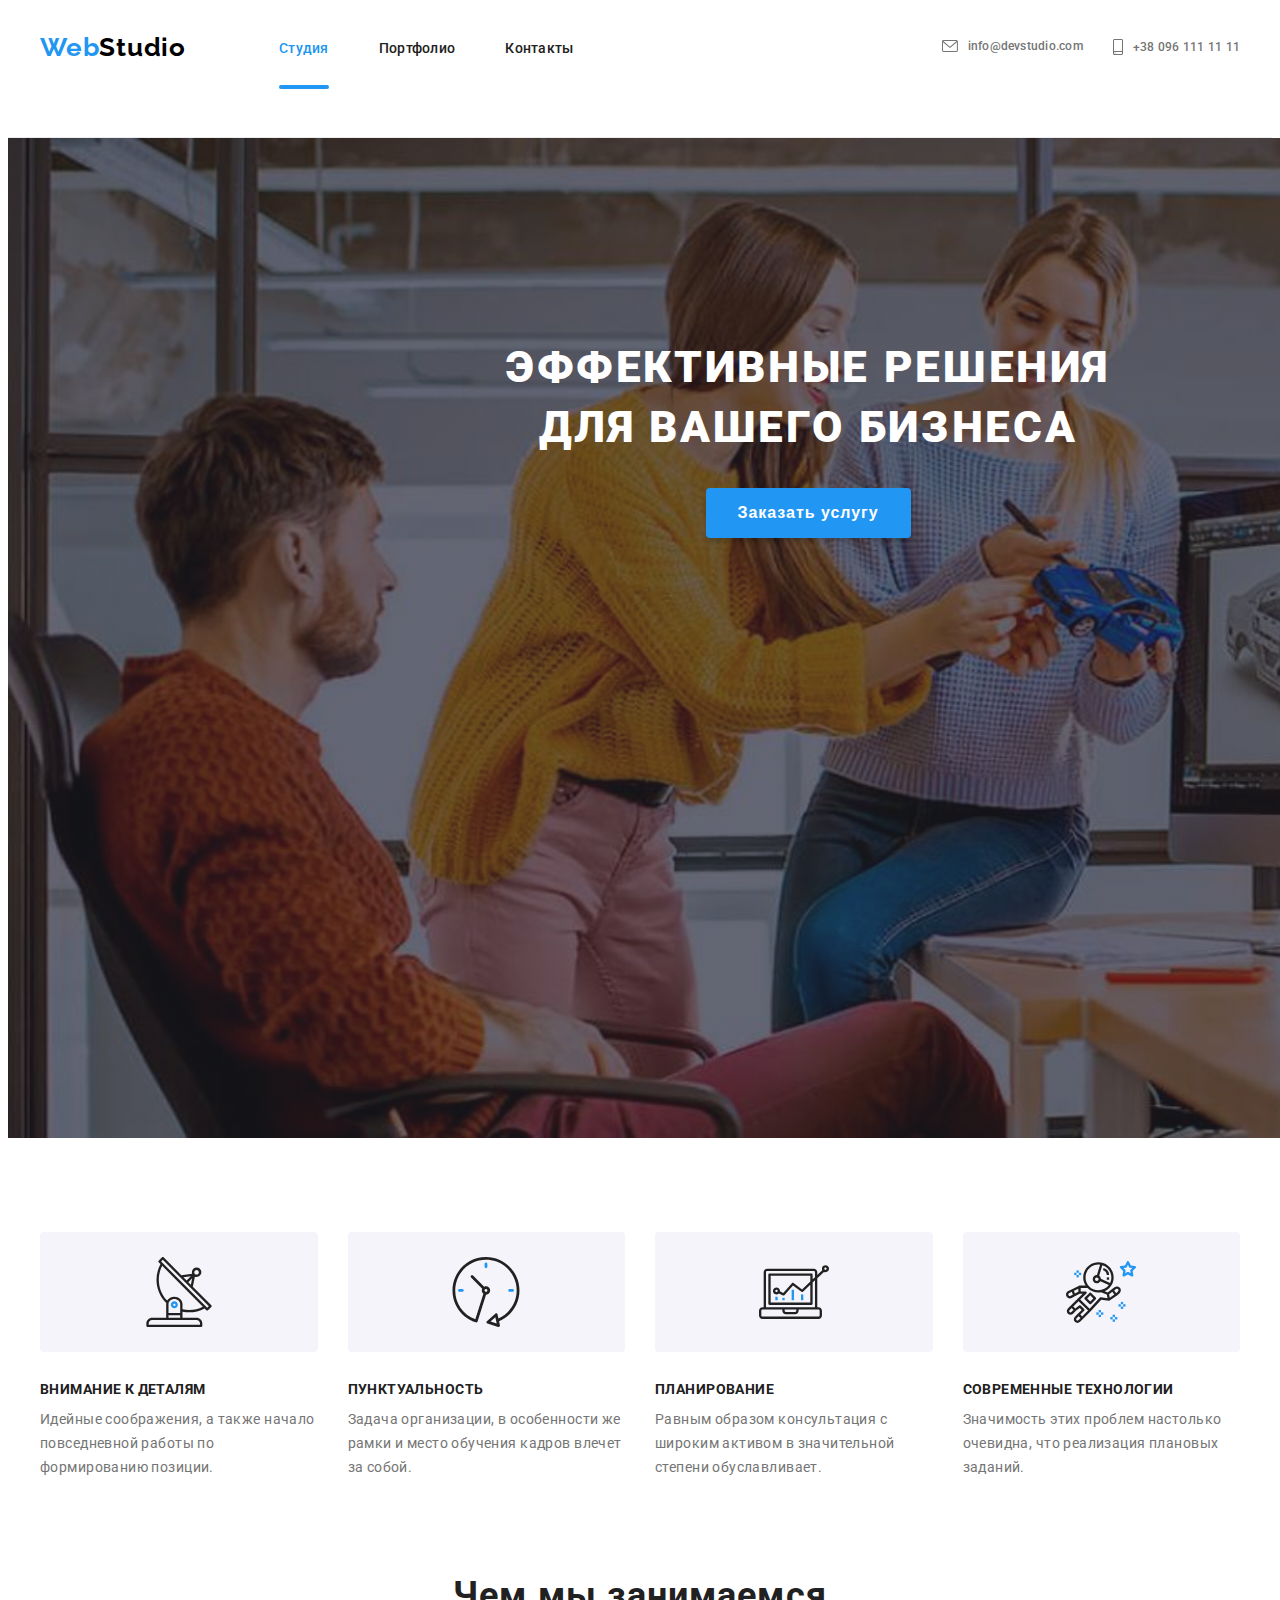
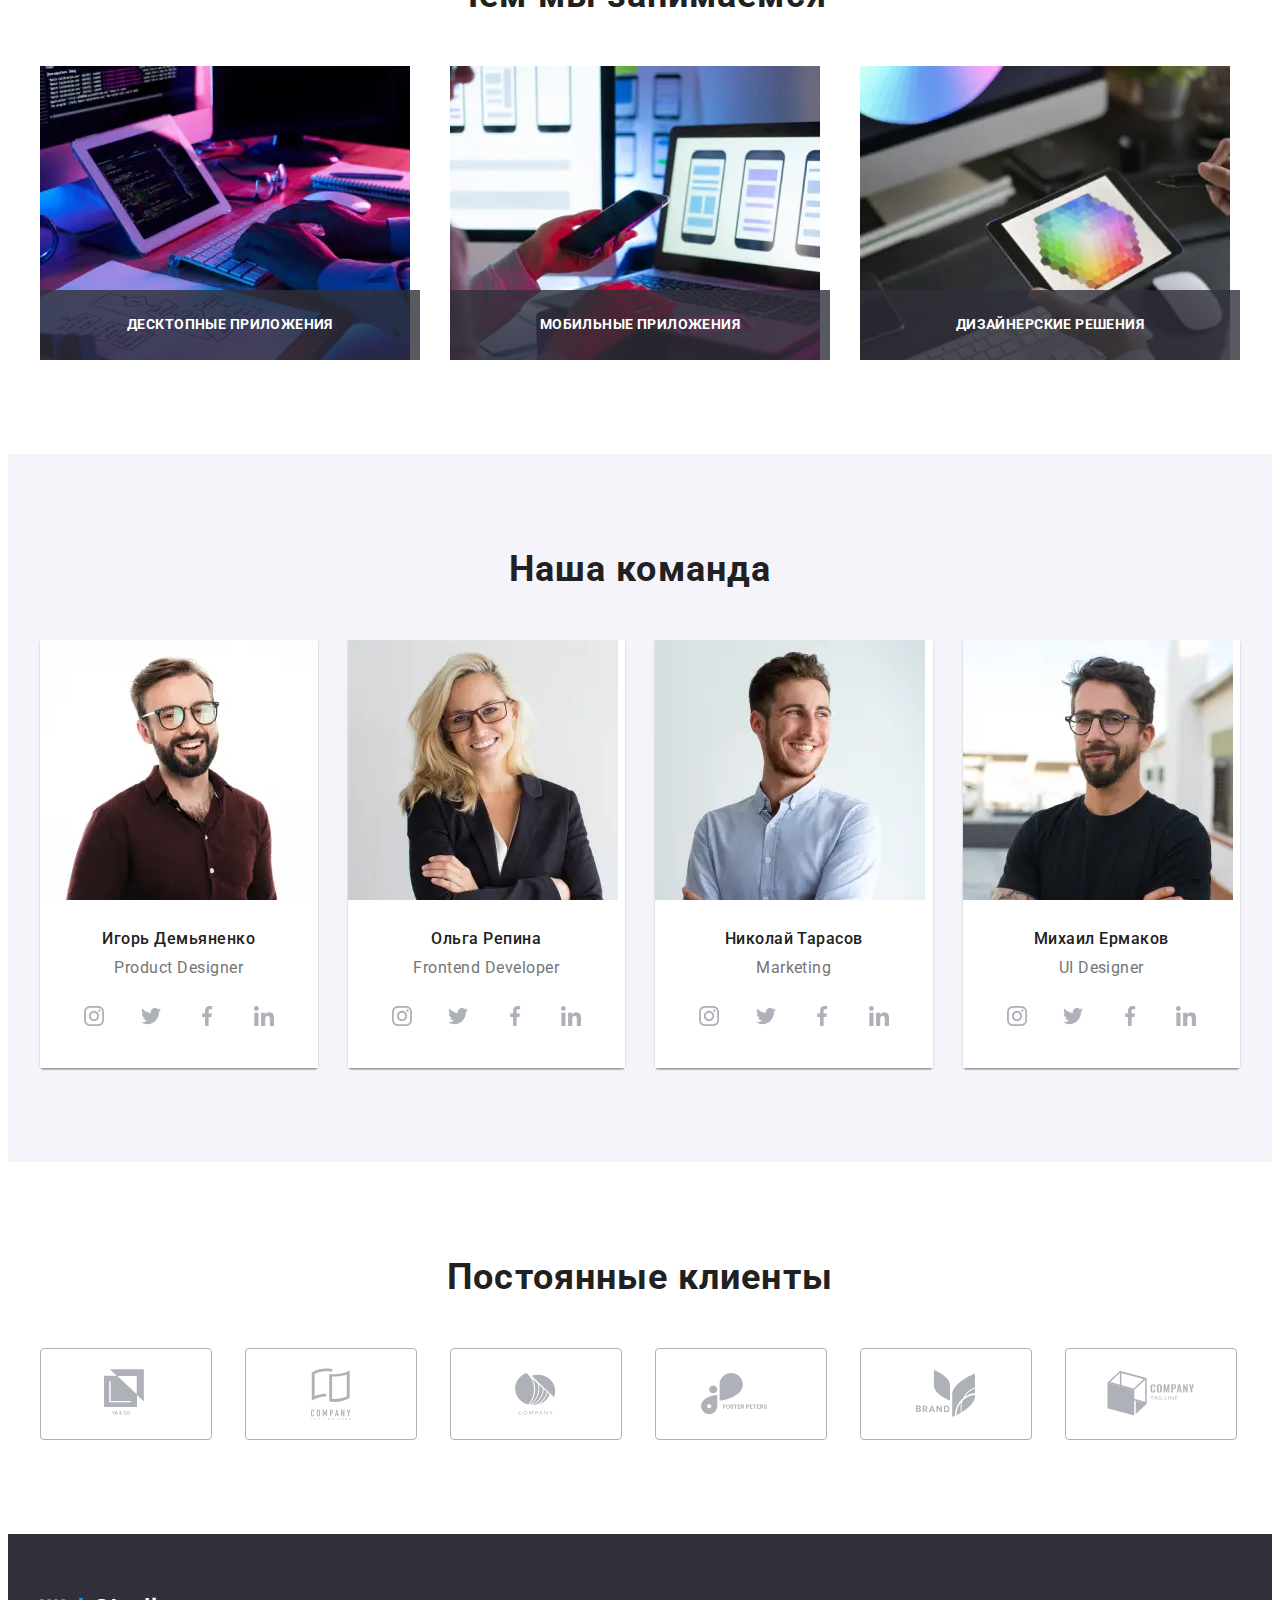
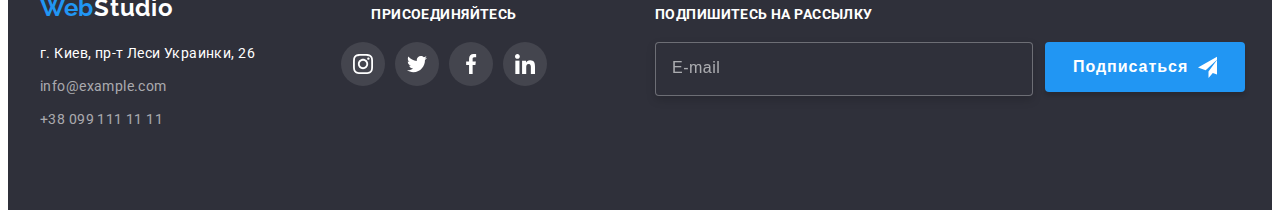
<file: index.html>
<!DOCTYPE html>
<html lang="ru">
<head>
    <meta charset="UTF-8">
    <meta http-equiv="X-UA-Compatible" content="IE=edge">
    <meta name="viewport" content="width=device-width, initial-scale=1.0">
    <title>Студия</title>
    <link rel="preconnect" href="https://fonts.gstatic.com">
    <link href="https://fonts.googleapis.com/css2?family=Raleway:wght@700&family=Roboto:wght@400;500;700;900&display=swap"
        rel="stylesheet">
    <link rel="stylesheet" href="https://cdnjs.cloudflare.com/ajax/libs/modern-normalize/1.0.0/modern-normalize.min.css"
        integrity="sha512-ISS7cAi1PEhQ8jnbJpJZMd29NlhNj4AWYyLOSp2CE/CsHxTCu+r+t0D2yoJudVrd0/8fTVPUVDzY5Tvli75u/g=="
        crossorigin="anonymous" />
    <link rel="stylesheet" href="./css/main.min.css">
</head>
<body>
    <header class="header">
        <div class="container">
            <nav class="navigation">
                <a class="logo link" href="./index.html" lang="en">Web<span class="logo_black">Studio</span></a>
                <ul class="navigation-list list">
                    <li class="navigation__item current-link">
                        <a class="navigation__link link current" href="./index.html">Студия</a>
                    </li>
                    <li class="navigation__item">
                        <a class="navigation__link link" href="./portfolio.html">Портфолио</a>
                    </li>
                    <li class="navigation__item">
                        <a class="navigation__link link" href="">Контакты</a>
                    </li>
                </ul>
            </nav>
            <ul class="contact-list list">
                <li class="contact-list__item">
                    <a class="contact-list__link link" href="mailto:info@devstudio.com">
                        <svg class="contact-list__icon" width="16" height="12">
                            <use href="./images/icons.svg#icon-envelope"></use>
                        </svg>
                        info@devstudio.com
                    </a>
                </li>
                <li class="contact-list__item">
                    <a class="contact-list__link link" href="tel:+380961111111">
                        <svg class="contact-list__icon" width="10" height="16">
                            <use href="./images/icons.svg#icon-smartphone"></use>
                        </svg>
                        +38 096 111 11 11</a>
                </li>
            </ul>
            <button type="button" class="burger-btn" data-menu-button>
                <svg class="burger__icon">
                    <use href="./images/icons.svg#icon-menu"></use>
                </svg>
            </button>
        </div>
        <div class="mobile-menu" data-menu>
            <button type="button" class="mobile-menu__close-btn" data-menu-close>
                <svg class="mobile-menu__close-icon">
                    <use href="./images/icons.svg#icon-close"></use>
                </svg>
            </button>
            <ul class="mobile-menu-list list">
                <li class="mobile-menu__item">
                    <a href="./index.html" class="mobile-menu__link link">Студия</a>
                </li>
                <li class="mobile-menu__item">
                    <a href="./portfolio.html" class="mobile-menu__link link">Портфолио</a>
                </li>
                <li class="mobile-menu__item">
                    <a href="" class="mobile-menu__link link">Контакты</a>
                </li>
            </ul>
            <ul class="mobile-contact-list list">
                <li class="mobile-contact-list__item">
                    <a class="mobile-contact-list__tel-link link" href="tel:+380961111111">+38 096 111 11 11</a>
                </li>
                <li class="mobile-contact-list__item">
                    <a class="mobile-contact-list__mail-link link" href="mailto:info@devstudio.com">info@devstudio.com</a>
                </li>
            </ul>
            <ul class="mobile-social-list list">
                <li class="mobile-social-list__item">
                    <a class="mobile-social-list__link link" href="#">Instagram</a>
                </li>
                <li class="mobile-social-list__item">
                    <a class="mobile-social-list__link link" href="#">Twitter</a>
                </li>
                <li class="mobile-social-list__item">
                    <a class="mobile-social-list__link link" href="#">Facebook</a>
                </li>
                <li class="mobile-social-list__item">
                    <a class="mobile-social-list__link link" href="#">LinkedIn</a>
                </li>
            </ul>
        </div>
    </header>
    <main>
        <!-- Hero -->
        <section class="hero">
            <div class="container">
                <h1 class="hero__title">Эффективные решения для вашего бизнеса</h1>
                <button class="modal__btn" type="button" data-modal-open>Заказать услугу</button>
            </div>
        </section>
        <!-- Описание -->
        <section class="description">
            <div class="container">
                <h2 class="visually-hidden">Описание</h2>
                <ul class="description-list list">
                    <li class="description-list__item">
                        <div class="container-icon">
                            <svg class="description-list__icon" width="70" height="70">
                                <use href="./images/icons.svg#icon-antenna"></use>
                            </svg>
                        </div>
                        <h3 class="description-list__title">Внимание к деталям</h3>
                        <p class="description-list__text">Идейные соображения, а также начало повседневной работы по формированию позиции.</p>
                    </li>
                    <li class="description-list__item">
                        <div class="container-icon">
                            <svg class="description-list__icon" width="70" height="70">
                                <use href="./images/icons.svg#icon-clock"></use>
                            </svg>
                        </div>
                        <h3 class="description-list__title">Пунктуальность</h3>
                        <p class="description-list__text">Задача организации, в особенности же рамки и место обучения кадров влечет за собой.
                        </p>
                    </li>
                    <li class="description-list__item">
                        <div class="container-icon">
                            <svg class="description-list__icon" width="70" height="70">
                                <use href="./images/icons.svg#icon-diagram"></use>
                            </svg>
                        </div>
                        <h3 class="description-list__title">Планирование</h3>
                        <p class="description-list__text">Равным образом консультация с широким активом в значительной степени обуславливает.
                        </p>
                    </li>
                    <li class="description-list__item">
                        <div class="container-icon">
                            <svg class="description-list__icon" width="70" height="70">
                                <use href="./images/icons.svg#icon-astronaut"></use>
                            </svg>
                        </div>
                        <h3 class="description-list__title">Современные технологии</h3>
                        <p class="description-list__text">Значимость этих проблем настолько очевидна, что реализация плановых заданий.</p>
                    </li>
                </ul>
            </div>
        </section>
        <!-- Галерея -->
        <section class="gallery">
            <div class="container">
                <h2 class="title">Чем мы занимаемся</h2>
                <ul class="gallery-list list">
                    <li class="gallery-list__item">
                        <div class="gallery-list-overlay">
                            <picture>
                                <source srcset="./images/box-1.webp 1x, ./images/box-1@2x.webp 2x"
                                    media="(min-width: 1200px)"
                                    type="image/webp">
                                <source srcset="./images/box-1.jpg 1x, ./images/box-1@2x.jpg 2x" 
                                    media="(min-width: 1200px)">
                                <img class="gallery-list__img" src="./images/box-1.jpg" alt="набор кода">
                            </picture>
                            <h3 class="gallery-list__title">Десктопные приложения</h3>
                        </div>
                    </li>
                    <li class="gallery-list__item">
                        <div class="gallery-list-overlay">
                            <picture>
                                <source srcset="./images/box-2.webp 1x, ./images/box-2@2x.webp 2x" media="(min-width: 1200px)" type="image/webp">
                                <source srcset="./images/box-2.jpg 1x, ./images/box-2@2x.jpg 2x" media="(min-width: 1200px)">
                                <img class="gallery-list__img" src="./images/box-2.jpg" alt="настройка смартфона">
                            </picture>
                            <h3 class="gallery-list__title">Мобильные приложения</h3>
                        </div>
                    </li>
                    <li class="gallery-list__item">
                        <div class="gallery-list-overlay">
                            <picture>
                                <source srcset="./images/box-3.webp 1x, ./images/box-3@2x.webp 2x" media="(min-width: 1200px)" type="image/webp">
                                <source srcset="./images/box-3.jpg 1x, ./images/box-3@2x.jpg 2x" media="(min-width: 1200px)">
                                <img class="gallery-list__img" src="./images/box-3.jpg" alt="выбор цвета">
                            </picture>
                            <h3 class="gallery-list__title">Дизайнерские решения</h3>
                        </div>
                    </li>
                </ul>
            </div>
        </section>
        <!-- Наша команда -->
        <section class="ourteam">
            <div class="container">
                <h2 class="title">Наша команда</h2>
                <ul class="ourteam-list list">
                    <li class="ourteam-list__item">
                        <picture>
                            <source 
                                srcset="./images/product_designer.webp 1x, ./images/product_designer@2x.webp 2x"  
                                media="(min-width: 1200px)" type="image/webp">
                            <source 
                                srcset="./images/product_designer.jpg 1x, ./images/product_designer@2x.jpg 2x" 
                                media="(min-width: 1200px)">
                            <source 
                                srcset="./images/tablet/main/product_designer.webp 1x, ./images/tablet/main/product_designer@2x.webp 2x"  
                                media="(min-width: 768px)" type="image/webp">
                            <source 
                                srcset="./images/tablet/main/product_designer.jpg 1x, ./images/tablet/main/product_designer@2x.jpg 2x" 
                                media="(min-width: 768px)">
                            <source srcset="./images/mobile/main/product_designer.webp 1x, ./images/mobile/main/product_designer@2x.webp 2x"
                                media="(min-width: 480px)" type="image/webp">
                            <source srcset="./images/mobile/main/product_designer.jpg 1x, ./images/mobile/main/product_designer@2x.jpg 2x"
                                media="(min-width: 480px)">
                            <img class="ourteam-list__img" src="./images/mobile/main/product_designer.jpg" alt="дизайнер продукта">
                        </picture>
                        <div class="ourteam-list-content">
                            <h3 class="ourteam-list__title">Игорь Демьяненко</h3>
                            <p class="ourteam-list__text" lang="en">Product Designer</p>
                            <ul class="social-list list">
                                <li class="social-list__item">
                                    <a href="" class="social-list__link link">
                                        <svg class="social-list__icon" width="20" height="20">
                                            <use href="./images/icons.svg#icon-instagram"></use>
                                        </svg>    
                                    </a>
                                </li>
                                <li class="social-list__item">
                                    <a href="" class="social-list__link link">
                                        <svg class="social-list__icon" width="20" height="20">
                                            <use href="./images/icons.svg#icon-twitter"></use>
                                        </svg>    
                                    </a>
                                </li>
                                <li class="social-list__item">
                                    <a href="" class="social-list__link link">
                                        <svg class="social-list__icon" width="20" height="20">
                                            <use href="./images/icons.svg#icon-facebook"></use>
                                        </svg>    
                                    </a>
                                </li>
                                <li class="social-list__item">
                                    <a href="" class="social-list__link link">
                                        <svg class="social-list__icon" width="20" height="20">
                                            <use href="./images/icons.svg#icon-linkedin"></use>
                                        </svg>    
                                    </a>
                                </li>
                            </ul>
                        </div>
                    </li>
                    <li class="ourteam-list__item">
                        <picture>
                            <source srcset="./images/frontend_developer.webp 1x, ./images/frontend_developer@2x.webp 2x" media="(min-width: 1200px)"
                                type="image/webp">
                            <source srcset="./images/frontend_developer.jpg 1x, ./images/frontend_developer@2x.jpg 2x" media="(min-width: 1200px)">
                            <source srcset="./images/tablet/main/frontend_developer.webp 1x, ./images/tablet/main/frontend_developer@2x.webp 2x"
                                media="(min-width: 768px)" type="image/webp">
                            <source srcset="./images/tablet/main/frontend_developer.jpg 1x, ./images/tablet/main/frontend_developer@2x.jpg 2x"
                                media="(min-width: 768px)">
                            <source srcset="./images/mobile/main/frontend_developer.webp 1x, ./images/mobile/main/frontend_developer@2x.webp 2x"
                                media="(min-width: 480px)" type="image/webp">
                            <source srcset="./images/mobile/main/frontend_developer.jpg 1x, ./images/mobile/main/frontend_developer@2x.jpg 2x"
                                media="(min-width: 480px)">
                            <img class="ourteam-list__img" src="./images/mobile/main/frontend_developer.jpg" alt="фронтэнд разработчик">
                        </picture>
                        <div class="ourteam-list-content">
                            <h3 class="ourteam-list__title">Ольга Репина</h3>
                            <p class="ourteam-list__text" lang="en">Frontend Developer</p>
                            <ul class="social-list list">
                                <li class="social-list__item">
                                    <a href="" class="social-list__link link">
                                        <svg class="social-list__icon" width="20" height="20">
                                            <use href="./images/icons.svg#icon-instagram"></use>
                                        </svg>
                                    </a>
                                </li>
                                <li class="social-list__item">
                                    <a href="" class="social-list__link link">
                                        <svg class="social-list__icon" width="20" height="20">
                                            <use href="./images/icons.svg#icon-twitter"></use>
                                        </svg>
                                    </a>
                                </li>
                                <li class="social-list__item">
                                    <a href="" class="social-list__link link">
                                        <svg class="social-list__icon" width="20" height="20">
                                            <use href="./images/icons.svg#icon-facebook"></use>
                                        </svg>
                                    </a>
                                </li>
                                <li class="social-list__item">
                                    <a href="" class="social-list__link link">
                                        <svg class="social-list__icon" width="20" height="20">
                                            <use href="./images/icons.svg#icon-linkedin"></use>
                                        </svg>
                                    </a>
                                </li>
                            </ul>
                        </div>
                    </li>
                    <li class="ourteam-list__item">
                        <picture>
                            <source srcset="./images/marketing.webp 1x, ./images/marketing@2x.webp 2x" media="(min-width: 1200px)"
                                type="image/webp">
                            <source srcset="./images/marketing.jpg 1x, ./images/marketing@2x.jpg 2x" media="(min-width: 1200px)">
                            <source srcset="./images/tablet/main/marketing.webp 1x, ./images/tablet/main/marketing@2x.webp 2x"
                                media="(min-width: 768px)" type="image/webp">
                            <source srcset="./images/tablet/main/marketing.jpg 1x, ./images/tablet/main/marketing@2x.jpg 2x"
                                media="(min-width: 768px)">
                            <source srcset="./images/mobile/main/marketing.webp 1x, ./images/mobile/main/marketing@2x.webp 2x"
                                media="(min-width: 480px)" type="image/webp">
                            <source srcset="./images/mobile/main/marketing.jpg 1x, ./images/mobile/main/marketing@2x.jpg 2x"
                                media="(min-width: 480px)">
                            <img class="ourteam-list__img" src="./images/mobile/main/marketing.jpg" alt="маркетинг">
                        </picture>
                        <div class="ourteam-list-content">
                            <h3 class="ourteam-list__title">Николай Тарасов</h3>
                            <p class="ourteam-list__text" lang="en">Marketing</p>
                            <ul class="social-list list">
                                <li class="social-list__item">
                                    <a href="" class="social-list__link link">
                                        <svg class="social-list__icon" width="20" height="20">
                                            <use href="./images/icons.svg#icon-instagram"></use>
                                        </svg>
                                    </a>
                                </li>
                                <li class="social-list__item">
                                    <a href="" class="social-list__link link">
                                        <svg class="social-list__icon" width="20" height="20">
                                            <use href="./images/icons.svg#icon-twitter"></use>
                                        </svg>
                                    </a>
                                </li>
                                <li class="social-list__item">
                                    <a href="" class="social-list__link link">
                                        <svg class="social-list__icon" width="20" height="20">
                                            <use href="./images/icons.svg#icon-facebook"></use>
                                        </svg>
                                    </a>
                                </li>
                                <li class="social-list__item">
                                    <a href="" class="social-list__link link">
                                        <svg class="social-list__icon" width="20" height="20">
                                            <use href="./images/icons.svg#icon-linkedin"></use>
                                        </svg>
                                    </a>
                                </li>
                            </ul>
                        </div>
                    </li>
                    <li class="ourteam-list__item">
                        <picture>
                            <source srcset="./images/designer.webp 1x, ./images/designer@2x.webp 2x" media="(min-width: 1200px)"
                                type="image/webp">
                            <source srcset="./images/designer.jpg 1x, ./images/designer@2x.jpg 2x" media="(min-width: 1200px)">
                            <source srcset="./images/tablet/main/designer.webp 1x, ./images/tablet/main/designer@2x.webp 2x"
                                media="(min-width: 768px)" type="image/webp">
                            <source srcset="./images/tablet/main/designer.jpg 1x, ./images/tablet/main/designer@2x.jpg 2x"
                                media="(min-width: 768px)">
                            <source srcset="./images/mobile/main/designer.webp 1x, ./images/mobile/main/designer@2x.webp 2x"
                                media="(min-width: 480px)" type="image/webp">
                            <source srcset="./images/mobile/main/designer.jpg 1x, ./images/mobile/main/designer@2x.jpg 2x"
                                media="(min-width: 480px)">
                            <img class="ourteam-list__img" src="./images/mobile/main/designer.jpg" alt="дизайнер">
                        </picture>
                        <div class="ourteam-list-content">
                            <h3 class="ourteam-list__title">Михаил Ермаков</h3>
                            <p class="ourteam-list__text" lang="en">UI Designer</p>
                            <ul class="social-list list">
                                <li class="social-list__item">
                                    <a href="" class="social-list__link link">
                                        <svg class="social-list__icon" width="20" height="20">
                                            <use href="./images/icons.svg#icon-instagram"></use>
                                        </svg>
                                    </a>
                                </li>
                                <li class="social-list__item">
                                    <a href="" class="social-list__link link">
                                        <svg class="social-list__icon" width="20" height="20">
                                            <use href="./images/icons.svg#icon-twitter"></use>
                                        </svg>
                                    </a>
                                </li>
                                <li class="social-list__item">
                                    <a href="" class="social-list__link link">
                                        <svg class="social-list__icon" width="20" height="20">
                                            <use href="./images/icons.svg#icon-facebook"></use>
                                        </svg>
                                    </a>
                                </li>
                                <li class="social-list__item">
                                    <a href="" class="social-list__link link">
                                        <svg class="social-list__icon" width="20" height="20">
                                            <use href="./images/icons.svg#icon-linkedin"></use>
                                        </svg>
                                    </a>
                                </li>
                            </ul>
                        </div>
                    </li>
                </ul>
            </div>
        </section>
        <!--Клиенты-->
        <section class="clients">
            <div class="container">
                <h2 class="title">Постоянные клиенты</h2>
                <ul class="clients-list list">
                    <li class="clients-list__item">
                        <a href="" class="clients-list__link link" >
                            <svg class="clients-list__icon" width="44" height="49">
                                <use href="./images/icons.svg#icon-logo-1"></use>
                            </svg>
                        </a>
                    </li>
                    <li class="clients-list__item">
                        <a href="" class="clients-list__link link">
                            <svg class="clients-list__icon" width="40" height="52">
                                <use href="./images/icons.svg#icon-logo-2"></use>
                            </svg>
                        </a>
                    </li>
                    <li class="clients-list__item">
                        <a href="" class="clients-list__link link">
                            <svg class="clients-list__icon" width="41" height="42">
                                <use href="./images/icons.svg#icon-logo-3"></use>
                            </svg>
                        </a>
                    </li>
                    <li class="clients-list__item">
                        <a href="" class="clients-list__link link">
                            <svg class="clients-list__icon" width="79" height="42">
                                <use href="./images/icons.svg#icon-logo-4"></use>
                            </svg>
                        </a>
                    </li>
                    <li class="clients-list__item">
                        <a href="" class="clients-list__link link">
                            <svg class="clients-list__icon" width="59" height="47">
                                <use href="./images/icons.svg#icon-logo-5"></use>
                            </svg>
                        </a>
                    </li>
                    <li class="clients-list__item">
                        <a href="" class="clients-list__link link">
                            <svg class="clients-list__icon" width="88" height="45">
                                <use href="./images/icons.svg#icon-logo-6"></use>
                            </svg>
                        </a>
                    </li>
                </ul>
            </div>
        </section>
    </main>
    <!-- footer -->
    <footer class="footer">
        <div class="container">
            <div class="footer-address">
                <a class="logo link" href="./index.html" lang="en">Web<span class="logo_white">Studio</span></a>
                <address class="address">
                    <ul class="footer-list list">
                        <li class="footer-list__item">
                            <a class="footer-list__link footer-link-light link" href="https://goo.gl/maps/EHuErNrF32N7UsAx8" target="_blank"
                                rel="noopener noreferrer">г. Киев, пр-т Леси Украинки, 26</a>
                        </li>
                        <li class="footer-list__item">
                            <a class="footer-list__link footer-link-dark link" href="mailto:info@example.com">info@example.com</a>
                        </li>
                        <li class="footer-list__item">
                            <a class="footer-list__link footer-link-dark link" href="tel:+380991111111">+38 099 111 11 11</a>
                        </li>
                    </ul>
                </address>
            </div>
            <div class="footer-social">
                <p class="footer-social__title">Присоединяйтесь</p>
                <ul class="footer-social-list list">
                    <li class="footer-social-list__item">
                        <a href="" class="footer-social-list__link link">
                            <svg class="footer-social-list__icon" width="20" height="20">
                                <use href="./images/icons.svg#icon-instagram"></use>
                            </svg>
                        </a>
                    </li>
                    <li class="footer-social-list__item">
                        <a href="" class="footer-social-list__link link">
                            <svg class="footer-social-list__icon" width="20" height="20">
                                <use href="./images/icons.svg#icon-twitter"></use>
                            </svg>
                        </a>
                    </li>
                    <li class="footer-social-list__item">
                        <a href="" class="footer-social-list__link link">
                            <svg class="footer-social-list__icon" width="20" height="20">
                                <use href="./images/icons.svg#icon-facebook"></use>
                            </svg>
                        </a>
                    </li>
                    <li class="footer-social-list__item">
                        <a href="" class="footer-social-list__link link">
                            <svg class="footer-social-list__icon" width="20" height="20">
                                <use href="./images/icons.svg#icon-linkedin"></use>
                            </svg>
                        </a>
                    </li>
                </ul>
            </div>
            <div class="footer-email-input">
                <p class="footer-email__text">Подпишитесь на рассылку</p>
                <form class="footer-form">
                    <div class="footer-form-container">
                        <label class="footer-form-field">
                            <input type="email" name="footer-email" class="footer-form__input" placeholder="E-mail">
                        </label>
                        <button type="submit" class="footer-form__btn"><span class="footer-form__btn-text">Подписаться</span>
                            <svg class="footer-form__icon">
                                <use href="./images/icons.svg#icon-send" width="24" height="24"></use>
                            </svg>
                        </button>
                    </div>
                </form>
            </div>
        </div>
    </footer>  
    <!-- Модальное окно -->
    <div class="backdrop is-hidden" data-modal>
        <div class="modal">
            <button type="button" class="modal__close-btn" data-modal-close>
                <svg class="modal__icon" width="18" height="18">
                    <use href="./images/icons.svg#icon-close"></use>
                </svg>
            </button>
            <p class="modal__text">Оставьте свои данные, мы вам перезвоним</p>
            <form class="modal-form">
                <label class="modal-form-field">
                    Имя
                    <span class="modal-form__input-wrapper">
                        <input type="text" name="user-name" class="modal-form__input" required minlength="4">
                        <svg class="modal-form__icon">
                            <use href="./images/icons.svg#icon-person-black"></use>
                        </svg>
                    </span>
                </label>
                <label class="modal-form-field">
                    Телефон
                    <span class="modal-form__input-wrapper">
                        <input type="tel" name="user-tel" class="modal-form__input" required pattern="[0-9]{3}-[0-9]{3}-[0-9]{2}-[0-9]{2}"
                            title="000-000-00-00">
                        <svg class="modal-form__icon">
                            <use href="./images/icons.svg#icon-phone-black"></use>
                        </svg>
                    </span>
                </label>
                <label class="modal-form-field">
                    Почта
                    <span class="modal-form__input-wrapper">
                        <input type="email" name="user-email" class="modal-form__input" required>
                        <svg class="modal-form__icon">
                            <use href="./images/icons.svg#icon-email-black"></use>
                        </svg>
                    </span>
                </label>
                <label class="modal-form-field">
                    Комментарий
                    <textarea name="user-message" class="modal-form__message" placeholder="Введите текст"></textarea>
                </label>
                <input type="checkbox" id="user-term" name="user-term" class="modal-form__term visually-hidden">
                <label for="user-term" class="modal-form__check-desc">Соглашаюсь с рассылкой и принимаю&nbsp;<a href="#">Условия договора</a></label>
                <button type="submit" class="modal-form__btn">Отправить</button>
            </form>
        </div>
    </div>

    <script src="./js/modal-menu.js"></script>
    <script src="./js/modal.js"></script>
</body>
</html>
</file>
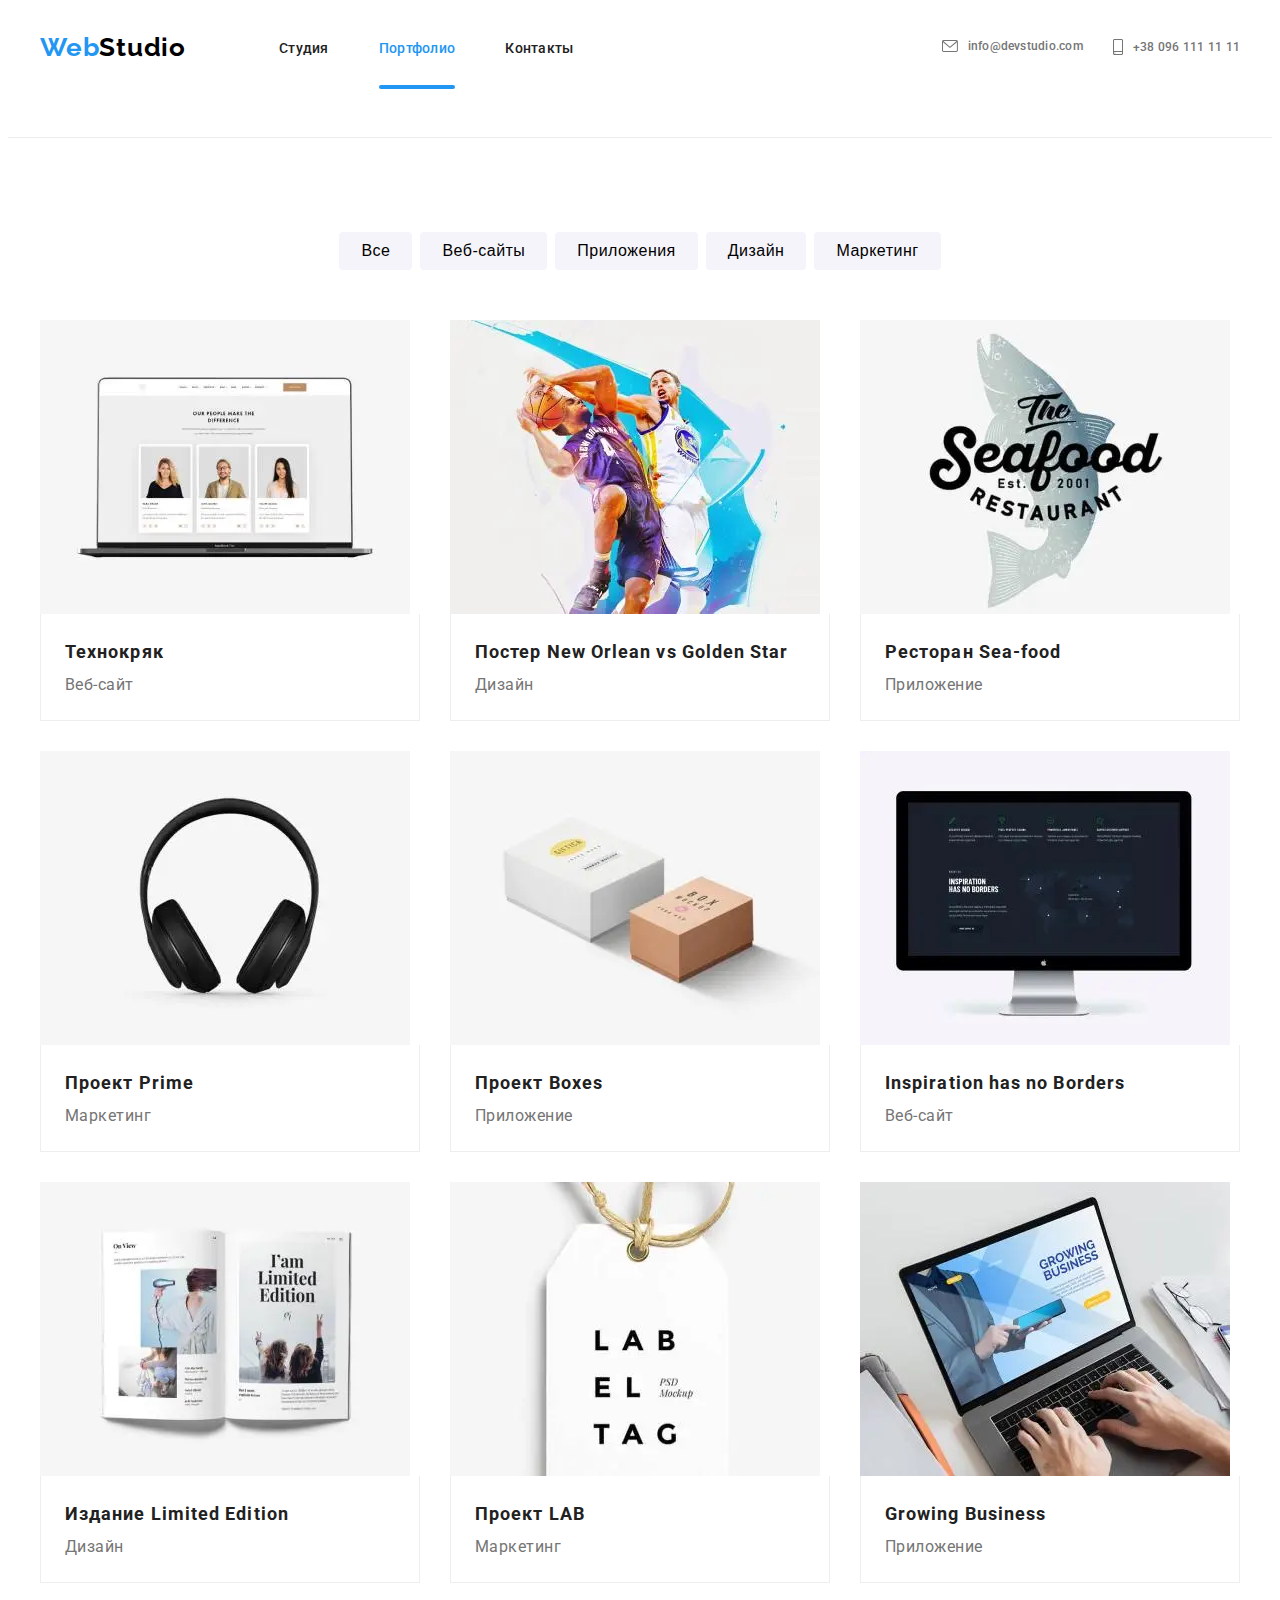
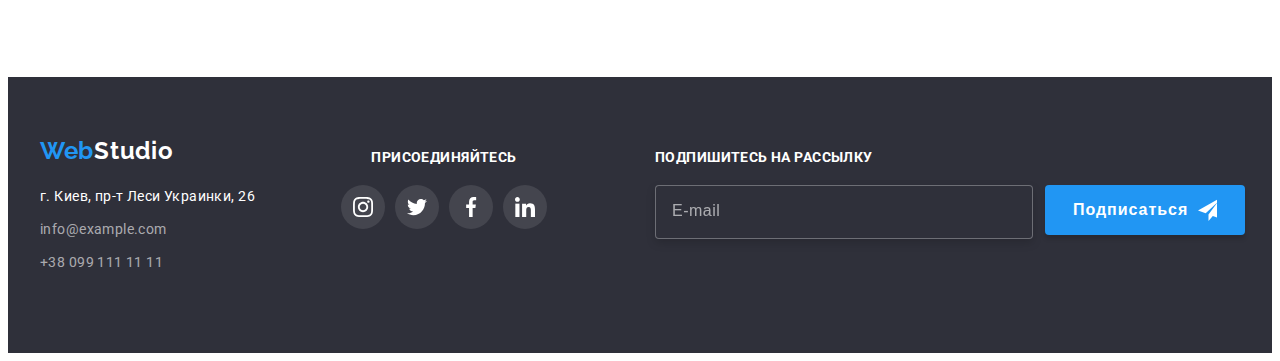
<file: portfolio.html>
<!DOCTYPE html>
<html lang="ru">
<head>
    <meta charset="UTF-8">
    <meta http-equiv="X-UA-Compatible" content="IE=edge">
    <meta name="viewport" content="width=device-width, initial-scale=1.0">
    <title>Портфолио</title>
    <link rel="preconnect" href="https://fonts.gstatic.com">
    <link
        href="https://fonts.googleapis.com/css2?family=Raleway:wght@700&family=Roboto:wght@400;500;700;900&display=swap"
        rel="stylesheet">
    <link rel="stylesheet" href="https://cdnjs.cloudflare.com/ajax/libs/modern-normalize/1.0.0/modern-normalize.min.css"
        integrity="sha512-ISS7cAi1PEhQ8jnbJpJZMd29NlhNj4AWYyLOSp2CE/CsHxTCu+r+t0D2yoJudVrd0/8fTVPUVDzY5Tvli75u/g=="
        crossorigin="anonymous" />
    <link rel="stylesheet" href="./css/portfolio.min.css">
</head>
<body>
    <header class="header">
        <div class="container">
            <nav class="navigation">
                <a class="logo link" href="./index.html" lang="en">Web<span class="logo_black">Studio</span></a>
                <ul class="navigation-list list">
                    <li class="navigation__item">
                        <a class="navigation__link link" href="./index.html">Студия</a>
                    </li>
                    <li class="navigation__item current-link">
                        <a class="navigation__link link current" href="./portfolio.html">Портфолио</a>
                    </li>
                    <li class="navigation__item">
                        <a class="navigation__link link" href="">Контакты</a>
                    </li>
                </ul>
            </nav>
            <ul class="contact-list list">
                <li class="contact-list__item">
                    <a class="contact-list__link link" href="mailto:info@devstudio.com">
                        <svg class="contact-list__icon" width="16" height="12">
                            <use href="./images/icons.svg#icon-envelope"></use>
                        </svg>
                        info@devstudio.com
                    </a>
                </li>
                <li class="contact-list__item">
                    <a class="contact-list__link link" href="tel:+380961111111">
                        <svg class="contact-list__icon" width="10" height="16">
                            <use href="./images/icons.svg#icon-smartphone"></use>
                        </svg>
                        +38 096 111 11 11</a>
                </li>
            </ul>
            <button type="button" class="burger-btn" data-menu-button>
                <svg class="burger__icon">
                    <use href="./images/icons.svg#icon-menu"></use>
                </svg>
            </button>
        </div>
        <div class="mobile-menu" data-menu>
            <button type="button" class="mobile-menu__close-btn" data-menu-close>
                <svg class="mobile-menu__close-icon">
                    <use href="./images/icons.svg#icon-close"></use>
                </svg>
            </button>
            <ul class="mobile-menu-list list">
                <li class="mobile-menu__item">
                    <a href="./index.html" class="mobile-menu__link link">Студия</a>
                </li>
                <li class="mobile-menu__item">
                    <a href="./portfolio.html" class="mobile-menu__link link">Портфолио</a>
                </li>
                <li class="mobile-menu__item">
                    <a href="" class="mobile-menu__link link">Контакты</a>
                </li>
            </ul>
            <ul class="mobile-contact-list list">
                <li class="mobile-contact-list__item">
                    <a class="mobile-contact-list__tel-link link" href="tel:+380961111111">+38 096 111 11 11</a>
                </li>
                <li class="mobile-contact-list__item">
                    <a class="mobile-contact-list__mail-link link" href="mailto:info@devstudio.com">info@devstudio.com</a>
                </li>
            </ul>
            <ul class="mobile-social-list list">
                <li class="mobile-social-list__item">
                    <a class="mobile-social-list__link link" href="#">Instagram</a>
                </li>
                <li class="mobile-social-list__item">
                    <a class="mobile-social-list__link link" href="#">Twitter</a>
                </li>
                <li class="mobile-social-list__item">
                    <a class="mobile-social-list__link link" href="#">Facebook</a>
                </li>
                <li class="mobile-social-list__item">
                    <a class="mobile-social-list__link link" href="#">LinkedIn</a>
                </li>
            </ul>
        </div>
    </header>
    <main>
        <!-- Портфолио -->
        <section class="portfolio">
            <div class="container">
                <h2 class="visually-hidden">Портфолио</h2>
                <ul class="portfolio-list-btns list">
                    <li class="portfolio-list-btns__item">
                        <button class="portfolio__btn" type="button">Все</button>
                    </li>
                    <li class="portfolio-list-btns__item">
                        <button class="portfolio__btn" type="button">Веб-сайты</button>
                    </li>
                    <li class="portfolio-list-btns__item">
                        <button class="portfolio__btn" type="button">Приложения</button>
                    </li>
                    <li class="portfolio-list-btns__item">
                        <button class="portfolio__btn" type="button">Дизайн</button>
                    </li>
                    <li class="portfolio-list-btns__item">
                        <button class="portfolio__btn" type="button">Маркетинг</button>
                    </li>
                </ul>
                <ul class="portfolio-list list">
                    <li class="portfolio__item">
                        <a href="" class="portfolio-list__link link">
                            <div class="portfolio-list-overlay">
                                <picture>
                                    <source srcset="./images/portfolio/technocrack.webp 1x, ./images/portfolio/technocrack@2x.webp 2x" 
                                        media="(min-width: 1200px)" type="image/webp">
                                    <source srcset="./images/portfolio/technocrack.jpg 1x, ./images/portfolio/technocrack@2x.jpg 2x" 
                                        media="(min-width: 1200px)">
                                    <source srcset="./images/tablet/portfolio/technocrack.webp 1x, ./images/tablet/portfolio/technocrack@2x.webp 2x"
                                        media="(min-width: 768px)" type="image/webp">
                                    <source srcset="./images/tablet/portfolio/technocrack.jpg 1x, ./images/tablet/portfolio/technocrack@2x.jpg 2x"
                                        media="(min-width: 768px)">
                                    <source srcset="./images/mobile/portfolio/technocrack.webp 1x, ./images/mobile/portfolio/technocrack@2x.webp 2x"
                                        media="(min-width: 480px)" type="image/webp">
                                    <source srcset="./images/mobile/portfolio/technocrack.jpg 1x, ./images/mobile/portfolio/technocrack@2x.jpg 2x"
                                        media="(min-width: 480px)">
                                    <img class="portfolio__img" src="./images/mobile/portfolio/technocrack.jpg" alt="Технокряк">
                                </picture>
                                <p class="overlay">Технокряк это современная площадка распространения коронавируса. Компании используют эту платформу
                                    для цифрового шпионажа и атак на защищённые сервера конкурентов.</p>
                            </div>
                            <div class="portfolio__border">
                                <h3 class="portfolio__title">Технокряк</h3>
                                <p class="portfolio__text">Веб-сайт</p>
                            </div>
                        </a>
                    </li>
                    <li class="portfolio__item">
                        <a href="" class="portfolio-list__link link">
                            <div class="portfolio-list-overlay">
                                <picture>
                                    <source srcset="./images/portfolio/poster.webp 1x, ./images/portfolio/poster@2x.webp 2x"
                                        media="(min-width: 1200px)" type="image/webp">
                                    <source srcset="./images/portfolio/poster.jpg 1x, ./images/portfolio/poster@2x.jpg 2x"
                                        media="(min-width: 1200px)">
                                    <source srcset="./images/tablet/portfolio/poster.webp 1x, ./images/tablet/portfolio/poster@2x.webp 2x"
                                        media="(min-width: 768px)" type="image/webp">
                                    <source srcset="./images/tablet/portfolio/poster.jpg 1x, ./images/tablet/portfolio/poster@2x.jpg 2x"
                                        media="(min-width: 768px)">
                                    <source srcset="./images/mobile/portfolio/poster.webp 1x, ./images/mobile/portfolio/poster@2x.webp 2x"
                                        media="(min-width: 480px)" type="image/webp">
                                    <source srcset="./images/mobile/portfolio/poster.jpg 1x, ./images/mobile/portfolio/poster@2x.jpg 2x"
                                        media="(min-width: 480px)">
                                    <img class="portfolio__img" src="./images/mobile/portfolio/poster.jpg" alt="Постер">
                                </picture>
                                <p class="overlay">Технокряк это современная площадка распространения коронавируса. Компании используют эту платформу
                                    для цифрового шпионажа и атак на защищённые сервера конкурентов.</p>
                            </div>
                            <div class="portfolio__border">
                                <h3 class="portfolio__title">Постер <span lang="en">New Orlean vs Golden Star</span></h3>
                                <p class="portfolio__text">Дизайн</p>
                            </div>
                        </a>
                    </li>
                    <li class="portfolio__item">
                        <a href="" class="portfolio-list__link link">
                            <div class="portfolio-list-overlay">
                                <picture>
                                    <source srcset="./images/portfolio/restoran.webp 1x, ./images/portfolio/restoran@2x.webp 2x"
                                        media="(min-width: 1200px)" type="image/webp">
                                    <source srcset="./images/portfolio/restoran.jpg 1x, ./images/portfolio/restoran@2x.jpg 2x"
                                        media="(min-width: 1200px)">
                                    <source srcset="./images/tablet/portfolio/restoran.webp 1x, ./images/tablet/portfolio/restoran@2x.webp 2x"
                                        media="(min-width: 768px)" type="image/webp">
                                    <source srcset="./images/tablet/portfolio/restoran.jpg 1x, ./images/tablet/portfolio/restoran@2x.jpg 2x"
                                        media="(min-width: 768px)">
                                    <source srcset="./images/mobile/portfolio/restoran.webp 1x, ./images/mobile/portfolio/restoran@2x.webp 2x"
                                        media="(min-width: 480px)" type="image/webp">
                                    <source srcset="./images/mobile/portfolio/restoran.jpg 1x, ./images/mobile/portfolio/restoran@2x.jpg 2x"
                                        media="(min-width: 480px)">
                                    <img class="portfolio__img" src="./images/mobile/portfolio/restoran.jpg" alt="Ресторан">
                                </picture>
                                <p class="overlay">Технокряк это современная площадка распространения коронавируса. Компании используют эту платформу
                                для цифрового шпионажа и атак на защищённые сервера конкурентов.</p>
                            </div>
                            <div class="portfolio__border">
                                <h3 class="portfolio__title">Ресторан <span lang="en">Sea-food</span></h3>
                                <p class="portfolio__text">Приложение</p>
                            </div>
                        </a>
                    </li>
                    <li class="portfolio__item">
                        <a href="" class="portfolio-list__link link">
                            <div class="portfolio-list-overlay">
                                <picture>
                                    <source srcset="./images/portfolio/prime.webp 1x, ./images/portfolio/prime@2x.webp 2x"
                                        media="(min-width: 1200px)" type="image/webp">
                                    <source srcset="./images/portfolio/prime.jpg 1x, ./images/portfolio/prime@2x.jpg 2x"
                                        media="(min-width: 1200px)">
                                    <source srcset="./images/tablet/portfolio/prime.webp 1x, ./images/tablet/portfolio/prime@2x.webp 2x"
                                        media="(min-width: 768px)" type="image/webp">
                                    <source srcset="./images/tablet/portfolio/prime.jpg 1x, ./images/tablet/portfolio/prime@2x.jpg 2x"
                                        media="(min-width: 768px)">
                                    <source srcset="./images/mobile/portfolio/prime.webp 1x, ./images/mobile/portfolio/prime@2x.webp 2x"
                                        media="(min-width: 480px)" type="image/webp">
                                    <source srcset="./images/mobile/portfolio/prime.jpg 1x, ./images/mobile/portfolio/prime@2x.jpg 2x"
                                        media="(min-width: 480px)">
                                    <img class="portfolio__img" src="./images/mobile/portfolio/prime.jpg" alt="Прайм">
                                </picture>
                                <p class="overlay">Технокряк это современная площадка распространения коронавируса. Компании используют эту платформу
                                    для цифрового шпионажа и атак на защищённые сервера конкурентов.</p>
                            </div>
                            <div class="portfolio__border">
                                <h3 class="portfolio__title">Проект <span lang="en">Prime</span></h3>
                                <p class="portfolio__text">Маркетинг</p>
                            </div>
                        </a>
                    </li>
                    <li class="portfolio__item">
                        <a href="" class="portfolio-list__link link">
                            <div class="portfolio-list-overlay">
                                <picture>
                                    <source srcset="./images/portfolio/boxes.webp 1x, ./images/portfolio/boxes@2x.webp 2x"
                                        media="(min-width: 1200px)" type="image/webp">
                                    <source srcset="./images/portfolio/boxes.jpg 1x, ./images/portfolio/boxes@2x.jpg 2x"
                                        media="(min-width: 1200px)">
                                    <source srcset="./images/tablet/portfolio/boxes.webp 1x, ./images/tablet/portfolio/boxes@2x.webp 2x"
                                        media="(min-width: 768px)" type="image/webp">
                                    <source srcset="./images/tablet/portfolio/boxes.jpg 1x, ./images/tablet/portfolio/boxes@2x.jpg 2x"
                                        media="(min-width: 768px)">
                                    <source srcset="./images/mobile/portfolio/boxes.webp 1x, ./images/mobile/portfolio/boxes@2x.webp 2x"
                                        media="(min-width: 480px)" type="image/webp">
                                    <source srcset="./images/mobile/portfolio/boxes.jpg 1x, ./images/mobile/portfolio/boxes@2x.jpg 2x"
                                        media="(min-width: 480px)">
                                    <img class="portfolio__img" src="./images/mobile/portfolio/boxes.jpg" alt="Боксы">
                                </picture>
                                <p class="overlay">Технокряк это современная площадка распространения коронавируса. Компании используют эту платформу
                                    для цифрового шпионажа и атак на защищённые сервера конкурентов.</p>
                            </div>
                            <div class="portfolio__border">
                                <h3 class="portfolio__title">Проект <span lang="en">Boxes</span></h3>
                                <p class="portfolio__text">Приложение</p>
                            </div>
                        </a>
                    </li>
                    <li class="portfolio__item">
                        <a href="" class="portfolio-list__link link">
                            <div class="portfolio-list-overlay">
                                <picture>
                                    <source srcset="./images/portfolio/noborders.webp 1x, ./images/portfolio/noborders@2x.webp 2x"
                                        media="(min-width: 1200px)" type="image/webp">
                                    <source srcset="./images/portfolio/noborders.jpg 1x, ./images/portfolio/noborders@2x.jpg 2x"
                                        media="(min-width: 1200px)">
                                    <source srcset="./images/tablet/portfolio/noborders.webp 1x, ./images/tablet/portfolio/noborders@2x.webp 2x"
                                        media="(min-width: 768px)" type="image/webp">
                                    <source srcset="./images/tablet/portfolio/noborders.jpg 1x, ./images/tablet/portfolio/noborders@2x.jpg 2x"
                                        media="(min-width: 768px)">
                                    <source srcset="./images/mobile/portfolio/noborders.webp 1x, ./images/mobile/portfolio/noborders@2x.webp 2x"
                                        media="(min-width: 480px)" type="image/webp">
                                    <source srcset="./images/mobile/portfolio/noborders.jpg 1x, ./images/mobile/portfolio/noborders@2x.jpg 2x"
                                        media="(min-width: 480px)">
                                    <img class="portfolio__img" src="./images/mobile/portfolio/noborders.jpg" alt="Углов нет">
                                </picture>
                                <p class="overlay">Технокряк это современная площадка распространения коронавируса. Компании используют эту платформу
                                    для цифрового шпионажа и атак на защищённые сервера конкурентов.</p>
                            </div>
                            <div class="portfolio__border">
                                <h3 class="portfolio__title" lang="en">Inspiration has no Borders</h3>
                                <p class="portfolio__text">Веб-сайт</p>
                            </div>
                        </a>
                    </li>
                    <li class="portfolio__item">
                        <a href="" class="portfolio-list__link link">
                            <div class="portfolio-list-overlay">
                                <picture>
                                    <source srcset="./images/portfolio/limitededition.webp 1x, ./images/portfolio/limitededition@2x.webp 2x"
                                        media="(min-width: 1200px)" type="image/webp">
                                    <source srcset="./images/portfolio/limitededition.jpg 1x, ./images/portfolio/limitededition@2x.jpg 2x"
                                        media="(min-width: 1200px)">
                                    <source srcset="./images/tablet/portfolio/limitededition.webp 1x, ./images/tablet/portfolio/limitededition@2x.webp 2x"
                                        media="(min-width: 768px)" type="image/webp">
                                    <source srcset="./images/tablet/portfolio/limitededition.jpg 1x, ./images/tablet/portfolio/limitededition@2x.jpg 2x"
                                        media="(min-width: 768px)">
                                    <source srcset="./images/mobile/portfolio/limitededition.webp 1x, ./images/mobile/portfolio/limitededition@2x.webp 2x"
                                        media="(min-width: 480px)" type="image/webp">
                                    <source srcset="./images/mobile/portfolio/limitededition.jpg 1x, ./images/mobile/portfolio/limitededition@2x.jpg 2x"
                                        media="(min-width: 480px)">
                                    <img class="portfolio__img" src="./images/mobile/portfolio/limitededition.jpg" alt="Издание">
                                </picture>
                                <p class="overlay">Технокряк это современная площадка распространения коронавируса. Компании используют эту платформу
                                    для цифрового шпионажа и атак на защищённые сервера конкурентов.</p>
                            </div>
                            <div class="portfolio__border">
                                <h3 class="portfolio__title">Издание <span lang="en">Limited Edition</span></h3>
                                <p class="portfolio__text">Дизайн</p>
                            </div>
                        </a>
                    </li>
                    <li class="portfolio__item">
                        <a href="" class="portfolio-list__link link">
                            <div class="portfolio-list-overlay">
                                <picture>
                                    <source srcset="./images/portfolio/lab.webp 1x, ./images/portfolio/lab@2x.webp 2x"
                                        media="(min-width: 1200px)" type="image/webp">
                                    <source srcset="./images/portfolio/lab.jpg 1x, ./images/portfolio/lab@2x.jpg 2x"
                                        media="(min-width: 1200px)">
                                    <source srcset="./images/tablet/portfolio/lab.webp 1x, ./images/tablet/portfolio/lab@2x.webp 2x"
                                        media="(min-width: 768px)" type="image/webp">
                                    <source srcset="./images/tablet/portfolio/lab.jpg 1x, ./images/tablet/portfolio/lab@2x.jpg 2x"
                                        media="(min-width: 768px)">
                                    <source srcset="./images/mobile/portfolio/lab.webp 1x, ./images/mobile/portfolio/lab@2x.webp 2x"
                                        media="(min-width: 480px)" type="image/webp">
                                    <source srcset="./images/mobile/portfolio/lab.jpg 1x, ./images/mobile/portfolio/lab@2x.jpg 2x"
                                        media="(min-width: 480px)">
                                    <img class="portfolio__img" src="./images/mobile/portfolio/lab.jpg" alt="Лаб">
                                </picture>
                                <p class="overlay">Технокряк это современная площадка распространения коронавируса. Компании используют эту платформу
                                    для цифрового шпионажа и атак на защищённые сервера конкурентов.</p>
                            </div>
                            <div class="portfolio__border">
                                <h3 class="portfolio__title">Проект <span lang="en">LAB</span></h3>
                                <p class="portfolio__text">Маркетинг</p>
                            </div>
                        </a>
                    </li>
                    <li class="portfolio__item">
                        <a href="" class="portfolio-list__link link">
                            <div class="portfolio-list-overlay">
                                <picture>
                                    <source srcset="./images/portfolio/business.webp 1x, ./images/portfolio/business@2x.webp 2x"
                                        media="(min-width: 1200px)" type="image/webp">
                                    <source srcset="./images/portfolio/business.jpg 1x, ./images/portfolio/business@2x.jpg 2x"
                                        media="(min-width: 1200px)">
                                    <source srcset="./images/tablet/portfolio/business.webp 1x, ./images/tablet/portfolio/business@2x.webp 2x"
                                        media="(min-width: 768px)" type="image/webp">
                                    <source srcset="./images/tablet/portfolio/business.jpg 1x, ./images/tablet/portfolio/business@2x.jpg 2x"
                                        media="(min-width: 768px)">
                                    <source srcset="./images/mobile/portfolio/business.webp 1x, ./images/mobile/portfolio/business@2x.webp 2x"
                                        media="(min-width: 480px)" type="image/webp">
                                    <source srcset="./images/mobile/portfolio/business.jpg 1x, ./images/mobile/portfolio/business@2x.jpg 2x"
                                        media="(min-width: 480px)">
                                    <img class="portfolio__img" src="./images/mobile/portfolio/business.jpg" alt="Бизнес">
                                </picture>
                                <p class="overlay">Технокряк это современная площадка распространения коронавируса. Компании используют эту платформу
                                    для цифрового шпионажа и атак на защищённые сервера конкурентов.</p>
                            </div>
                            <div class="portfolio__border">
                                <h3 class="portfolio__title" lang="en">Growing Business</h3>
                                <p class="portfolio__text">Приложение</p>
                            </div>
                        </a>
                    </li>
                </ul>
            </div>
        </section>
    </main>
    <!-- footer -->
    <footer class="footer">
        <div class="container">
            <div class="footer-address">
                <a class="logo link" href="./index.html" lang="en">Web<span class="logo_white">Studio</span></a>
                <address class="address">
                    <ul class="footer-list list">
                        <li class="footer-list__item">
                            <a class="footer-list__link footer-link-light link" href="https://goo.gl/maps/EHuErNrF32N7UsAx8"
                                target="_blank" rel="noopener noreferrer">г. Киев, пр-т Леси Украинки, 26</a>
                        </li>
                        <li class="footer-list__item">
                            <a class="footer-list__link footer-link-dark link" href="mailto:info@example.com">info@example.com</a>
                        </li>
                        <li class="footer-list__item">
                            <a class="footer-list__link footer-link-dark link" href="tel:+380991111111">+38 099 111 11 11</a>
                        </li>
                    </ul>
                </address>
            </div>
            <div class="footer-social">
                <h3 class="footer-social__title">Присоединяйтесь</h3>
                <ul class="footer-social-list list">
                    <li class="footer-social-list__item">
                        <a href="" class="footer-social-list__link link">
                            <svg class="footer-social-list__icon" width="20" height="20">
                                <use href="./images/icons.svg#icon-instagram"></use>
                            </svg>
                        </a>
                    </li>
                    <li class="footer-social-list__item">
                        <a href="" class="footer-social-list__link link">
                            <svg class="footer-social-list__icon" width="20" height="20">
                                <use href="./images/icons.svg#icon-twitter"></use>
                            </svg>
                        </a>
                    </li>
                    <li class="footer-social-list__item">
                        <a href="" class="footer-social-list__link link">
                            <svg class="footer-social-list__icon" width="20" height="20">
                                <use href="./images/icons.svg#icon-facebook"></use>
                            </svg>
                        </a>
                    </li>
                    <li class="footer-social-list__item">
                        <a href="" class="footer-social-list__link link">
                            <svg class="footer-social-list__icon" width="20" height="20">
                                <use href="./images/icons.svg#icon-linkedin"></use>
                            </svg>
                        </a>
                    </li>
                </ul>
            </div>
            <div class="footer-email-input">
                <p class="footer-email__text">Подпишитесь на рассылку</p>
                <form class="footer-form">
                    <div class="footer-form-container">
                        <label class="footer-form-field">
                            <input type="email" name="footer-email" class="footer-form__input" placeholder="E-mail">
                        </label>
                        <button type="submit" class="footer-form__btn"><span class="footer-form__btn-text">Подписаться</span>
                            <svg class="footer-form__icon">
                                <use href="./images/icons.svg#icon-send" width="24" height="24"></use>
                            </svg>
                        </button>
                    </div>
                </form>
            </div>
        </div>
    </footer>
    <script src="./js/modal-menu.js"></script>
</body>
</html>
</file>
<file: css/main.min.css>
:root{--main-font: 'Roboto', sans-serif;--secondary-font: 'Raleway', sans-serif;--accent-color: #2196f3;--main-color: #212121;--secondary-color: #757575;--black-color: #000000;--white-color: #ffffff;--icon-fill-grey: #afb1b8;--section-pt: 94px;--section-pb: 94px}.visually-hidden{position:absolute !important;clip:rect(1px 1px 1px 1px);clip:rect(1px, 1px, 1px, 1px);padding:0 !important;border:0 !important;height:1px !important;width:1px !important;overflow:hidden}body{font-family:var(--main-font);color:var(--main-color)}h1,h2,h3,h4,h5,h6,p{margin:0}img{display:block}ul,ol{margin:0;padding:0}.link{text-decoration:none}.list{list-style:none}.address{font-style:normal}.container{padding-left:15px;padding-right:15px}.header .container{display:flex;align-items:center;justify-content:space-between}@media screen and (min-width: 480px){.container{width:480px;margin:0 auto}}@media screen and (min-width: 768px){.container{width:768px;margin:0 auto}}@media screen and (min-width: 1200px){.container{width:1200px;margin:0 auto}}.logo{font-family:var(--secondary-font);font-weight:700;font-size:24px;line-height:1.167;letter-spacing:0.03em;color:var(--accent-color)}.logo_black{color:var(--black-color)}.logo_white{color:var(--white-color)}@media screen and (min-width: 1200px){.header .logo{font-size:26px;line-height:1.19}}.title{font-weight:700;font-size:28px;text-align:center;line-height:1.17;letter-spacing:0.03em}@media screen and (min-width: 1200px){.title{font-weight:700;font-size:36px;text-align:center;line-height:1.17;letter-spacing:0.03em}}.social-list{display:flex;align-items:center;justify-content:space-between}.social-list__link{display:flex;justify-content:center;align-items:center;width:44px;height:44px;border-radius:50%;background-color:var(--white-color);transition:background-color 250ms cubic-bezier(0.4, 0, 0.2, 1)}.social-list__link:hover,.social-list__link:focus{background-color:var(--accent-color)}.social-list__icon{transition:fill 250ms cubic-bezier(0.4, 0, 0.2, 1);fill:#afb1b8}.social-list__link:hover .social-list__icon,.social-list__link:focus .social-list__icon{fill:var(--white-color)}.backdrop{position:fixed;top:0;left:0;width:100%;height:100%;background-color:rgba(0,0,0,0.2);transition:all 250ms cubic-bezier(0.4, 0, 0.2, 1)}.modal{position:absolute;top:50%;left:50%;transform:translate(-50%, -50%);width:450px;height:609px;background-color:var(--white-color);box-shadow:0px 1px 3px rgba(0,0,0,0.12),0px 1px 1px rgba(0,0,0,0.14),0px 2px 1px rgba(0,0,0,0.2);border-radius:4px;padding:40px}.modal__close-btn{position:absolute;top:8px;right:8px;display:flex;justify-content:center;align-items:center;padding:6px;width:30px;height:30px;border-radius:50%;background-color:transparent;border:1px solid rgba(0,0,0,0.1);cursor:pointer}.modal__close-btn:hover .modal__icon,.modal__close-btn:focus .modal__icon{fill:var(--accent-color)}.is-hidden{opacity:0;visibility:hidden;pointer-events:none}@media screen and (min-width: 1200px){.modal{width:528px;height:581px}}.modal__text{font-weight:700;font-size:20px;line-height:1.5;text-align:center;letter-spacing:0.03em;margin-bottom:12px}.modal-form{display:flex;flex-direction:column}.modal-form-field{font-size:12px;line-height:1.17;letter-spacing:0.01em;color:var(--secondary-color);margin-bottom:10px}.modal-form__input-wrapper{position:relative;display:block;margin-top:4px}.modal-form__input{width:100%;height:40px;border:1px solid rgba(33,33,33,0.2);border-radius:4px;padding-left:42px;transition:border-color 250ms cubic-bezier(0.4, 0, 0.2, 1)}.modal-form__input:focus{border-color:var(--accent-color);outline:none}.modal__icon{fill:var(--black-color);transition:fill 250ms cubic-bezier(0.4, 0, 0.2, 1)}.modal-form__icon{position:absolute;top:50%;left:12px;transform:translateY(-50%);display:block;width:18px;height:18px;fill:var(--main-color);transition:fill 250ms cubic-bezier(0.4, 0, 0.2, 1)}.modal-form__input:focus+.modal-form__icon{fill:var(--accent-color)}.modal-form__message{width:100%;resize:none;height:120px;border:1px solid rgba(33,33,33,0.2);border-radius:4px;padding:12px 16px;transition:border-color 250ms cubic-bezier(0.4, 0, 0.2, 1);margin-top:4px}.modal-form__message:focus{border-color:var(--accent-color);outline:none}.modal-form__message::placeholder{font-weight:400;font-size:14px;line-height:1.14px;letter-spacing:0.01em;color:rgba(117,117,117,0.5)}.modal-form__check-desc{display:flex;font-size:12px;line-height:1.17;align-items:center;letter-spacing:0.03em;color:var(--secondary-color);margin-top:10px;margin-bottom:30px}.modal-form__check-desc::before{display:block;content:'';width:16px;height:15px;border:1px solid #212121;cursor:pointer;margin-right:8px}.modal-form__term:checked+.modal-form__check-desc::before{background-image:url(../images/check.svg);background-position:center}.modal-form__term:focus+.modal-form__check-desc::before{box-shadow:0 0 0 2px var(--accent-color)}.modal-form__btn{font-weight:700;font-size:16px;line-height:1.875;letter-spacing:0.06em;cursor:pointer;display:flex;text-align:center;background-color:var(--accent-color);box-shadow:0px 4px 4px rgba(0,0,0,0.15);border-radius:4px;border:none;color:var(--white-color);padding:10px 55px;margin:0 auto}@media screen and (min-width: 1200px){.modal__text{font-weight:700;line-height:1.15}.modal-form__check-desc{font-size:14px;line-height:1.71}}.modal__btn{font-weight:700;font-size:16px;line-height:1.875;letter-spacing:0.06em;cursor:pointer;display:flex;text-align:center;background:var(--accent-color);box-shadow:0px 4px 4px rgba(0,0,0,0.15);border-radius:4px;border:none;color:var(--white-color);padding:10px 32px;margin:0 auto}.header{padding-top:10px;padding-bottom:10px;background:var(--white-color);border-bottom:1px solid #ececec}@media screen and (max-width: 767px){.navigation-list{display:none}.contact-list{display:none}.burger-btn{background-color:transparent;border:none;height:40px;padding:0}.burger__icon{width:40px;height:40px;fill:var(--main-color);transition:fill 250ms cubic-bezier(0.4, 0, 0.2, 1)}.burger__icon:hover,.burger__icon:focus{fill:var(--accent-color)}.mobile-menu{position:fixed;display:flex;flex-direction:column;top:0;left:50%;width:100vw;height:100vh;padding:48px 40px;background-color:white;transform:translateY(-100%) translateX(-50%);transition:transform 250ms cubic-bezier(0.4, 0, 0.2, 1);z-index:1}.is-open{transform:translateY(0) translateX(-50%)}.mobile-menu__close-btn{top:10px;right:15px;position:absolute;background-color:transparent;border:none;height:40px;padding:0;cursor:pointer}.mobile-menu__close-icon{width:40px;height:40px;fill:var(--main-color)}.mobile-menu__close-icon:hover,.mobile-menu__close-icon:focus{fill:var(--accent-color)}.mobile-menu__item:not(:last-child){margin-bottom:32px}.mobile-menu__link{font-weight:500;font-size:40px;line-height:1.175;letter-spacing:0.02em;color:var(--main-color);transition:color 250ms cubic-bezier(0.4, 0, 0.2, 1)}.mobile-menu__link:hover,.mobile-menu__link:focus{color:var(--accent-color)}.mobile-contact-list{display:flex;flex-direction:column;margin-top:auto}.mobile-contact-list__item:not(:last-child){margin-bottom:32px}.mobile-contact-list__tel-link{font-weight:500;font-size:34px;line-height:1.176;letter-spacing:0.02em;color:var(--accent-color)}.mobile-contact-list__mail-link{font-weight:500;font-size:24px;line-height:1.167;letter-spacing:0.02em;color:var(--secondary-color)}.mobile-social-list{display:flex;margin-top:64px}.mobile-social-list__item:not(:last-child){margin-right:10px}.mobile-social-list__item:not(:last-child)::after{content:'';width:22px;height:0px;margin-left:10px;border:1px solid rgba(33,33,33,0.2);transform:rotate(90deg)}.mobile-social-list__link{font-style:normal;font-weight:500;font-size:18px;line-height:1.22;letter-spacing:0.02em;color:var(--accent-color)}}@media screen and (min-width: 768px){.burger-btn{display:none}.mobile-menu{display:none}.header{margin:0 auto;height:80px;padding-top:21px;padding-bottom:21px}.header .container{display:flex;align-items:center}.header .logo{margin-right:88px}.navigation{display:flex;align-items:center}.navigation-list{display:flex;align-items:center}.navigation__item:not(:last-child){margin-right:50px}.navigation__link{font-weight:500;font-size:14px;line-height:1.14;letter-spacing:0.02em;color:var(--main-color);transition:color 250ms cubic-bezier(0.4, 0, 0.2, 1)}.navigation__link:hover,.navigation__link:focus{color:var(--accent-color)}.current-link{position:relative}.current{color:var(--accent-color)}.current::after{position:absolute;bottom:-29px;left:0;content:'';background-color:var(--accent-color);width:100%;height:4px;border-radius:2px}.contact-list__link{display:flex;align-items:center}.contact-list{display:flex;flex-direction:column;margin-left:auto}.contact-list__item:not(:last-child){margin-bottom:10px}.contact-list__icon{margin-right:8px;fill:var(--secondary-color);transition:fill 250ms cubic-bezier(0.4, 0, 0.2, 1)}.contact-list__link:hover .contact-list__icon,.contact-list__link:focus .contact-list__icon{fill:var(--accent-color)}.contact-list__link{display:flex;align-items:center;font-weight:500;font-size:12px;line-height:1.167;letter-spacing:0.02em;color:var(--secondary-color);transition:color 250ms cubic-bezier(0.4, 0, 0.2, 1)}.contact-list__link:hover,.contact-list__link:focus{color:var(--accent-color)}}@media screen and (min-width: 1200px){.header{margin:0 auto;padding-top:24px;padding-bottom:25px}.header .logo{margin-right:93px}.current::after{bottom:-32px}.contact-list{flex-direction:row}.contact-list__item:not(:last-child){margin-right:30px;margin-bottom:0px}.contact-list__icon{margin-right:10px}}.hero{margin:0 auto;height:400px;width:480px;padding-top:118px;padding-bottom:118px;background-image:linear-gradient(rgba(47,48,58,0.4), rgba(47,48,58,0.4)),url("../images/mobile/main/hero.jpg");background-repeat:no-repeat;background-size:cover}@media (min-device-pixel-ratio: 2), (min-resolution: 192dpi), (min-resolution: 2dppx){.hero{background-image:linear-gradient(rgba(47,48,58,0.4), rgba(47,48,58,0.4)),url("../images/mobile/main/hero@2x.jpg")}}.hero__title{font-weight:900;font-size:26px;line-height:1.62;text-align:center;letter-spacing:0.06em;text-transform:uppercase;color:var(--white-color);margin:0 auto 30px;width:360px}@media screen and (min-width: 768px){.hero{width:768px;background-image:linear-gradient(rgba(47,48,58,0.4), rgba(47,48,58,0.4)),url("../images/tablet/main/hero.jpg");background-size:cover}}@media screen and (min-width: 768px) and (min-device-pixel-ratio: 2), screen and (min-width: 768px) and (min-resolution: 192dpi), screen and (min-width: 768px) and (min-resolution: 2dppx){.hero{background-image:linear-gradient(rgba(47,48,58,0.4), rgba(47,48,58,0.4)),url("../images/tablet/main/hero@2x.jpg")}}@media screen and (min-width: 1200px){.hero{width:1600px;height:600px;padding-top:200px;padding-bottom:200px;background-image:linear-gradient(rgba(47,48,58,0.4), rgba(47,48,58,0.4)),url("../images/hero.jpg")}}@media screen and (min-width: 1200px) and (min-device-pixel-ratio: 2), screen and (min-width: 1200px) and (min-resolution: 192dpi), screen and (min-width: 1200px) and (min-resolution: 2dppx){.hero{background-image:linear-gradient(rgba(47,48,58,0.4), rgba(47,48,58,0.4)),url("../images/hero@2x.jpg")}}@media screen and (min-width: 1200px){.hero__title{font-size:44px;line-height:1.36;width:696px}}.description{padding-top:60px;padding-bottom:60px}.description-list{display:flex;flex-wrap:wrap}.container-icon{display:flex;height:120px;background-color:#f5f4fa;border-radius:4px;justify-content:center;align-items:center;margin-bottom:30px}.description-list__title{font-weight:700;font-size:14px;line-height:1.14;letter-spacing:0.03em;text-transform:uppercase;margin-bottom:10px}.description-list__text{font-size:14px;line-height:1.71;letter-spacing:0.03em;color:var(--secondary-color)}@media screen and (max-width: 767px){.description-list__item{width:450px}.description-list__item:not(:last-child){margin-bottom:30px}.description-list__title{text-align:center}}@media screen and (min-width: 768px){.description{padding-bottom:30px}.description-list{display:flex;flex-wrap:wrap;margin-left:-30px;margin-top:-30px}.description-list__item{width:354px;flex-basis:calc(100% / 2 - 30px);margin-left:30px;margin-top:30px}}@media screen and (min-width: 1200px){.description{padding-top:var(--section-pt);padding-bottom:47px}.description-list{flex-wrap:nowrap}.description-list__item{width:270px}}@media screen and (max-width: 1199px){.gallery{display:none}}@media screen and (min-width: 1200px){.gallery{padding-top:47px;padding-bottom:var(--section-pb)}.gallery .title{margin-bottom:50px}.gallery-list{display:flex;margin-left:-30px;margin-top:-30px}.gallery-list__item{flex-basis:calc(100% / 3 - 30px);margin-left:30px;margin-top:30px}.gallery-list-overlay{position:relative}.gallery-list__title{position:absolute;bottom:0;left:0;display:flex;flex-direction:column;width:100%;height:70px;background-color:rgba(47,48,58,0.8);font-weight:700;font-size:14px;line-height:1.14;justify-content:center;align-items:center;text-align:center;letter-spacing:0.03em;text-transform:uppercase;color:var(--white-color)}}.ourteam{background:#f5f4fa;margin:0 auto;padding-top:60px;padding-bottom:60px}.ourteam .title{margin-bottom:30px}.ourteam-list{display:flex;flex-wrap:wrap}.ourteam-list__item{background:var(--white-color);box-shadow:0px 1px 3px rgba(0,0,0,0.12),0px 1px 1px rgba(0,0,0,0.14),0px 2px 1px rgba(0,0,0,0.2);border-radius:0px 0px 4px 4px}.ourteam-list-content{padding:30px 122px 24px;background:var(--white-color)}.ourteam-list__title{font-weight:500;font-size:16px;line-height:1.18;text-align:center;letter-spacing:0.03em;margin-bottom:10px}.ourteam-list__text{font-size:16px;line-height:1.18;text-align:center;letter-spacing:0.03em;color:var(--secondary-color);margin-bottom:16px}@media screen and (max-width: 767px){.ourteam-list__item{width:450px}.ourteam-list__item:not(:last-child){margin-bottom:30px}}@media screen and (min-width: 768px){.ourteam-list{margin-left:-30px;margin-top:-30px}.ourteam-list__item{width:354px;flex-basis:calc(100% / 2 - 30px);margin-left:30px;margin-top:30px}.ourteam-list-content{padding:30px 74px 24px}}@media screen and (min-width: 1200px){.ourteam{padding-top:var(--section-pt);padding-bottom:var(--section-pb)}.ourteam .title{margin-bottom:50px}.ourteam-list{display:flex;flex-wrap:nowrap}.ourteam-list__item{width:270px;flex-basis:calc(100% / 4 - 30px)}.ourteam-list-content{padding:30px 32px;background:var(--white-color)}}.clients{padding-top:60px;padding-bottom:60px}.clients .title{margin-bottom:30px}.clients-list{display:flex;flex-wrap:wrap;margin-left:-30px;margin-top:-30px}.clients-list__item{flex-basis:calc(100% / 2 - 30px);margin-left:30px;margin-top:30px}.clients-list__link{display:flex;justify-content:center;align-items:center;width:210px;height:90px;border:1px solid #afb1b8;border-radius:4px;transition:border-color 250ms cubic-bezier(0.4, 0, 0.2, 1)}.clients-list__link:hover,.clients-list__link:focus{border-color:var(--accent-color)}.clients-list__icon{fill:var(--icon-fill-grey);transition:fill 250ms cubic-bezier(0.4, 0, 0.2, 1)}.clients-list__link:hover .clients-list__icon,.clients-list__link:focus .clients-list__icon{fill:var(--accent-color)}@media screen and (min-width: 768px){.clients-list__item{flex-basis:calc(100% / 3 - 30px)}.clients-list__link{width:226px;height:90px}}@media screen and (min-width: 1200px){.clients{padding-top:var(--section-pt);padding-bottom:var(--section-pb)}.clients .title{margin-bottom:50px}.clients-list{flex-wrap:nowrap}.clients-list__item{flex-basis:calc(100% / 6 - 30px)}.clients-list__link{width:170px;height:90px}}.footer{padding-top:60px;padding-bottom:60px;background:#2f303a;margin:0 auto}.footer .container{display:flex}.footer-address .logo{display:flex;justify-content:center;margin-bottom:20px}.footer-list__item{display:flex;justify-content:center}.footer-list__item:not(:last-child){margin-bottom:8px}.footer-list__item:not(:last-child){margin-bottom:8px}.footer-list__link{font-weight:400;font-size:14px;line-height:1.71;letter-spacing:0.03em}.footer-link-light{color:var(--white-color)}.footer-link-dark{color:rgba(255,255,255,0.6)}.footer-social{display:flex;flex-direction:column;width:206px}.footer-social__title{font-weight:700;text-align:center;font-size:14px;line-height:1.143;letter-spacing:0.03em;text-transform:uppercase;color:var(--white-color);margin-bottom:20px}.footer-social-list{display:flex;align-items:center;justify-content:space-between}.footer-social-list__link{display:flex;justify-content:center;align-items:center;width:44px;height:44px;border-radius:50%;background-color:rgba(255,255,255,0.1);transition:background-color 250ms cubic-bezier(0.4, 0, 0.2, 1)}.footer-social-list__link:hover,.footer-social-list__link:focus{background-color:var(--accent-color)}.footer-form-container{display:flex}.footer-social-list__icon{fill:var(--white-color)}.footer-email__text{font-weight:700;font-size:14px;line-height:1.143;letter-spacing:0.03em;text-transform:uppercase;color:var(--white-color);margin-bottom:20px}.footer-form__input{width:450px;height:50px;border:1px solid rgba(255,255,255,0.3);filter:drop-shadow(0px 4px 4px rgba(0,0,0,0.15));border-radius:4px;background-color:#2f303a;color:var(--white-color);padding-left:16px;margin-bottom:20px}.footer-form__input::placeholder{font-size:16px;line-height:1.25;display:flex;align-items:center;letter-spacing:0.03em;color:rgba(255,255,255,0.6)}.footer-form__btn{width:200px;height:50px;padding:10px 28px;background-color:var(--accent-color);box-shadow:0px 4px 4px rgba(0,0,0,0.15);border-radius:4px;border:none;font-weight:700;font-size:16px;line-height:1.87;display:flex;align-items:center;text-align:center;letter-spacing:0.06em;color:var(--white-color);cursor:pointer;margin:0 auto}.footer-form__icon{fill:var(--white-color);height:24px;margin-left:10px}@media screen and (max-width: 767px){.footer .container{flex-direction:column}.footer-address{margin-bottom:60px}.footer-social{margin-left:auto;margin-right:auto;margin-bottom:60px}}@media screen and (min-width: 768px){.footer .container{flex-wrap:wrap;justify-content:space-around}.footer-address{width:232px}.footer-email-input{width:450px;margin:0 auto}}@media (min-width: 768px) and (max-width: 1199px){.footer-address{margin-bottom:60px}}@media screen and (max-width: 1199px){.footer-social__title{text-align:center}.footer-email__text{text-align:center}.footer-form-container{display:flex;flex-direction:column}.footer-form__input{margin-bottom:20px}}@media screen and (min-width: 1200px){.footer .container{flex-wrap:nowrap}.footer-address{width:231px;margin-right:70px}.footer-address .logo{display:inline-block;margin-bottom:20px}.footer-list__item{justify-content:left}.footer-list__item:not(:last-child){margin-bottom:9px}.footer-social{width:206px;margin-top:12px;margin-bottom:40px;margin-right:93px}.footer-email-input{width:570px;margin-top:12px;margin-bottom:34px}.footer-form__input{width:358px;margin-right:12px}.footer-form{display:flex}.footer-form__icon{fill:var(--white-color);height:25px;margin-left:10px}}
/*# sourceMappingURL=main.min.css.map */
</file>
<file: css/portfolio.min.css>
:root{--main-font: 'Roboto', sans-serif;--secondary-font: 'Raleway', sans-serif;--accent-color: #2196f3;--main-color: #212121;--secondary-color: #757575;--black-color: #000000;--white-color: #ffffff;--icon-fill-grey: #afb1b8;--section-pt: 94px;--section-pb: 94px}.visually-hidden{position:absolute !important;clip:rect(1px 1px 1px 1px);clip:rect(1px, 1px, 1px, 1px);padding:0 !important;border:0 !important;height:1px !important;width:1px !important;overflow:hidden}body{font-family:var(--main-font);color:var(--main-color)}h1,h2,h3,h4,h5,h6,p{margin:0}img{display:block}ul,ol{margin:0;padding:0}.link{text-decoration:none}.list{list-style:none}.address{font-style:normal}.container{padding-left:15px;padding-right:15px}.header .container{display:flex;align-items:center;justify-content:space-between}@media screen and (min-width: 480px){.container{width:480px;margin:0 auto}}@media screen and (min-width: 768px){.container{width:768px;margin:0 auto}}@media screen and (min-width: 1200px){.container{width:1200px;margin:0 auto}}.logo{font-family:var(--secondary-font);font-weight:700;font-size:24px;line-height:1.167;letter-spacing:0.03em;color:var(--accent-color)}.logo_black{color:var(--black-color)}.logo_white{color:var(--white-color)}@media screen and (min-width: 1200px){.header .logo{font-size:26px;line-height:1.19}}.header{padding-top:10px;padding-bottom:10px;background:var(--white-color);border-bottom:1px solid #ececec}@media screen and (max-width: 767px){.navigation-list{display:none}.contact-list{display:none}.burger-btn{background-color:transparent;border:none;height:40px;padding:0}.burger__icon{width:40px;height:40px;fill:var(--main-color);transition:fill 250ms cubic-bezier(0.4, 0, 0.2, 1)}.burger__icon:hover,.burger__icon:focus{fill:var(--accent-color)}.mobile-menu{position:fixed;display:flex;flex-direction:column;top:0;left:50%;width:100vw;height:100vh;padding:48px 40px;background-color:white;transform:translateY(-100%) translateX(-50%);transition:transform 250ms cubic-bezier(0.4, 0, 0.2, 1);z-index:1}.is-open{transform:translateY(0) translateX(-50%)}.mobile-menu__close-btn{top:10px;right:15px;position:absolute;background-color:transparent;border:none;height:40px;padding:0;cursor:pointer}.mobile-menu__close-icon{width:40px;height:40px;fill:var(--main-color)}.mobile-menu__close-icon:hover,.mobile-menu__close-icon:focus{fill:var(--accent-color)}.mobile-menu__item:not(:last-child){margin-bottom:32px}.mobile-menu__link{font-weight:500;font-size:40px;line-height:1.175;letter-spacing:0.02em;color:var(--main-color);transition:color 250ms cubic-bezier(0.4, 0, 0.2, 1)}.mobile-menu__link:hover,.mobile-menu__link:focus{color:var(--accent-color)}.mobile-contact-list{display:flex;flex-direction:column;margin-top:auto}.mobile-contact-list__item:not(:last-child){margin-bottom:32px}.mobile-contact-list__tel-link{font-weight:500;font-size:34px;line-height:1.176;letter-spacing:0.02em;color:var(--accent-color)}.mobile-contact-list__mail-link{font-weight:500;font-size:24px;line-height:1.167;letter-spacing:0.02em;color:var(--secondary-color)}.mobile-social-list{display:flex;margin-top:64px}.mobile-social-list__item:not(:last-child){margin-right:10px}.mobile-social-list__item:not(:last-child)::after{content:'';width:22px;height:0px;margin-left:10px;border:1px solid rgba(33,33,33,0.2);transform:rotate(90deg)}.mobile-social-list__link{font-style:normal;font-weight:500;font-size:18px;line-height:1.22;letter-spacing:0.02em;color:var(--accent-color)}}@media screen and (min-width: 768px){.burger-btn{display:none}.mobile-menu{display:none}.header{margin:0 auto;height:80px;padding-top:21px;padding-bottom:21px}.header .container{display:flex;align-items:center}.header .logo{margin-right:88px}.navigation{display:flex;align-items:center}.navigation-list{display:flex;align-items:center}.navigation__item:not(:last-child){margin-right:50px}.navigation__link{font-weight:500;font-size:14px;line-height:1.14;letter-spacing:0.02em;color:var(--main-color);transition:color 250ms cubic-bezier(0.4, 0, 0.2, 1)}.navigation__link:hover,.navigation__link:focus{color:var(--accent-color)}.current-link{position:relative}.current{color:var(--accent-color)}.current::after{position:absolute;bottom:-29px;left:0;content:'';background-color:var(--accent-color);width:100%;height:4px;border-radius:2px}.contact-list__link{display:flex;align-items:center}.contact-list{display:flex;flex-direction:column;margin-left:auto}.contact-list__item:not(:last-child){margin-bottom:10px}.contact-list__icon{margin-right:8px;fill:var(--secondary-color);transition:fill 250ms cubic-bezier(0.4, 0, 0.2, 1)}.contact-list__link:hover .contact-list__icon,.contact-list__link:focus .contact-list__icon{fill:var(--accent-color)}.contact-list__link{display:flex;align-items:center;font-weight:500;font-size:12px;line-height:1.167;letter-spacing:0.02em;color:var(--secondary-color);transition:color 250ms cubic-bezier(0.4, 0, 0.2, 1)}.contact-list__link:hover,.contact-list__link:focus{color:var(--accent-color)}}@media screen and (min-width: 1200px){.header{margin:0 auto;padding-top:24px;padding-bottom:25px}.header .logo{margin-right:93px}.current::after{bottom:-32px}.contact-list{flex-direction:row}.contact-list__item:not(:last-child){margin-right:30px;margin-bottom:0px}.contact-list__icon{margin-right:10px}}.portfolio{padding-top:60px;padding-bottom:60px}.portfolio-list-btns{display:flex;flex-wrap:wrap;margin-bottom:25px}.portfolio-list-btns__item:not(:last-child){margin-right:8px;margin-bottom:15px}.portfolio__btn{height:38px;font-weight:500;font-size:16px;line-height:1.62;text-align:center;letter-spacing:0.03em;border-radius:4px;cursor:pointer;border:none;background-color:#f5f4fa;padding:6px 22px;transition:color 250ms cubic-bezier(0.4, 0, 0.2, 1),background-color 250ms cubic-bezier(0.4, 0, 0.2, 1),box-shadow 250ms cubic-bezier(0.4, 0, 0.2, 1)}.portfolio__btn:hover,.portfolio__btn:focus{color:var(--white-color);background-color:var(--accent-color);box-shadow:0px 3px 1px rgba(0,0,0,0.1),0px 1px 2px rgba(0,0,0,0.08),0px 2px 2px rgba(0,0,0,0.12)}.portfolio-list{display:flex;flex-wrap:wrap;margin-left:-30px;margin-top:-30px}.portfolio__item{flex-basis:calc(100% / 1 - 30px);margin-left:30px;margin-top:30px}.portfolio__border{border:1px solid #eeeeee;border-top:none;padding:20px 24px}.portfolio__title{font-weight:700;font-size:18px;line-height:2;letter-spacing:0.06em;color:var(--main-color)}.portfolio__text{font-size:16px;line-height:1.87;letter-spacing:0.03em;color:var(--secondary-color)}.portfolio-list__link{display:flex;flex-direction:column;transition:box-shadow 250ms cubic-bezier(0.4, 0, 0.2, 1)}.portfolio-list__link:hover,.portfolio-list__link:focus{box-shadow:0px 1px 1px rgba(0,0,0,0.12),0px 4px 4px rgba(0,0,0,0.06),1px 4px 6px rgba(0,0,0,0.16)}.portfolio-list-overlay{position:relative;overflow:hidden}.overlay{position:absolute;top:0;left:0;height:100%;background-color:rgba(33,150,243,0.9);color:var(--white-color);padding:77px 24px;font-size:18px;line-height:1.56;letter-spacing:0.03em;overflow:auto;transform:translateY(100%);transition:transform 250ms cubic-bezier(0.4, 0, 0.2, 1)}.portfolio-list__link:focus .overlay,.portfolio-list__link:hover .overlay{transform:translateY(0%)}@media screen and (min-width: 768px){.portfolio-list-btns{display:flex;flex-wrap:wrap;justify-content:center;margin-bottom:30px}.portfolio-list-btns__item:not(:last-child){margin-right:8px;margin-bottom:0px}.portfolio__item{flex-basis:calc(100% / 2 - 30px)}.overlay{padding:49px 24px}}@media screen and (min-width: 1200px){.portfolio{padding-top:var(--section-pt);padding-bottom:var(--section-pb)}.portfolio-list-btns{margin-bottom:50px;flex-wrap:wrap}.portfolio__item{flex-basis:calc(100% / 3 - 30px)}}.footer{padding-top:60px;padding-bottom:60px;background:#2f303a;margin:0 auto}.footer .container{display:flex}.footer-address .logo{display:flex;justify-content:center;margin-bottom:20px}.footer-list__item{display:flex;justify-content:center}.footer-list__item:not(:last-child){margin-bottom:8px}.footer-list__item:not(:last-child){margin-bottom:8px}.footer-list__link{font-weight:400;font-size:14px;line-height:1.71;letter-spacing:0.03em}.footer-link-light{color:var(--white-color)}.footer-link-dark{color:rgba(255,255,255,0.6)}.footer-social{display:flex;flex-direction:column;width:206px}.footer-social__title{font-weight:700;text-align:center;font-size:14px;line-height:1.143;letter-spacing:0.03em;text-transform:uppercase;color:var(--white-color);margin-bottom:20px}.footer-social-list{display:flex;align-items:center;justify-content:space-between}.footer-social-list__link{display:flex;justify-content:center;align-items:center;width:44px;height:44px;border-radius:50%;background-color:rgba(255,255,255,0.1);transition:background-color 250ms cubic-bezier(0.4, 0, 0.2, 1)}.footer-social-list__link:hover,.footer-social-list__link:focus{background-color:var(--accent-color)}.footer-form-container{display:flex}.footer-social-list__icon{fill:var(--white-color)}.footer-email__text{font-weight:700;font-size:14px;line-height:1.143;letter-spacing:0.03em;text-transform:uppercase;color:var(--white-color);margin-bottom:20px}.footer-form__input{width:450px;height:50px;border:1px solid rgba(255,255,255,0.3);filter:drop-shadow(0px 4px 4px rgba(0,0,0,0.15));border-radius:4px;background-color:#2f303a;color:var(--white-color);padding-left:16px;margin-bottom:20px}.footer-form__input::placeholder{font-size:16px;line-height:1.25;display:flex;align-items:center;letter-spacing:0.03em;color:rgba(255,255,255,0.6)}.footer-form__btn{width:200px;height:50px;padding:10px 28px;background-color:var(--accent-color);box-shadow:0px 4px 4px rgba(0,0,0,0.15);border-radius:4px;border:none;font-weight:700;font-size:16px;line-height:1.87;display:flex;align-items:center;text-align:center;letter-spacing:0.06em;color:var(--white-color);cursor:pointer;margin:0 auto}.footer-form__icon{fill:var(--white-color);height:24px;margin-left:10px}@media screen and (max-width: 767px){.footer .container{flex-direction:column}.footer-address{margin-bottom:60px}.footer-social{margin-left:auto;margin-right:auto;margin-bottom:60px}}@media screen and (min-width: 768px){.footer .container{flex-wrap:wrap;justify-content:space-around}.footer-address{width:232px}.footer-email-input{width:450px;margin:0 auto}}@media (min-width: 768px) and (max-width: 1199px){.footer-address{margin-bottom:60px}}@media screen and (max-width: 1199px){.footer-social__title{text-align:center}.footer-email__text{text-align:center}.footer-form-container{display:flex;flex-direction:column}.footer-form__input{margin-bottom:20px}}@media screen and (min-width: 1200px){.footer .container{flex-wrap:nowrap}.footer-address{width:231px;margin-right:70px}.footer-address .logo{display:inline-block;margin-bottom:20px}.footer-list__item{justify-content:left}.footer-list__item:not(:last-child){margin-bottom:9px}.footer-social{width:206px;margin-top:12px;margin-bottom:40px;margin-right:93px}.footer-email-input{width:570px;margin-top:12px;margin-bottom:34px}.footer-form__input{width:358px;margin-right:12px}.footer-form{display:flex}.footer-form__icon{fill:var(--white-color);height:25px;margin-left:10px}}
/*# sourceMappingURL=portfolio.min.css.map */
</file>
